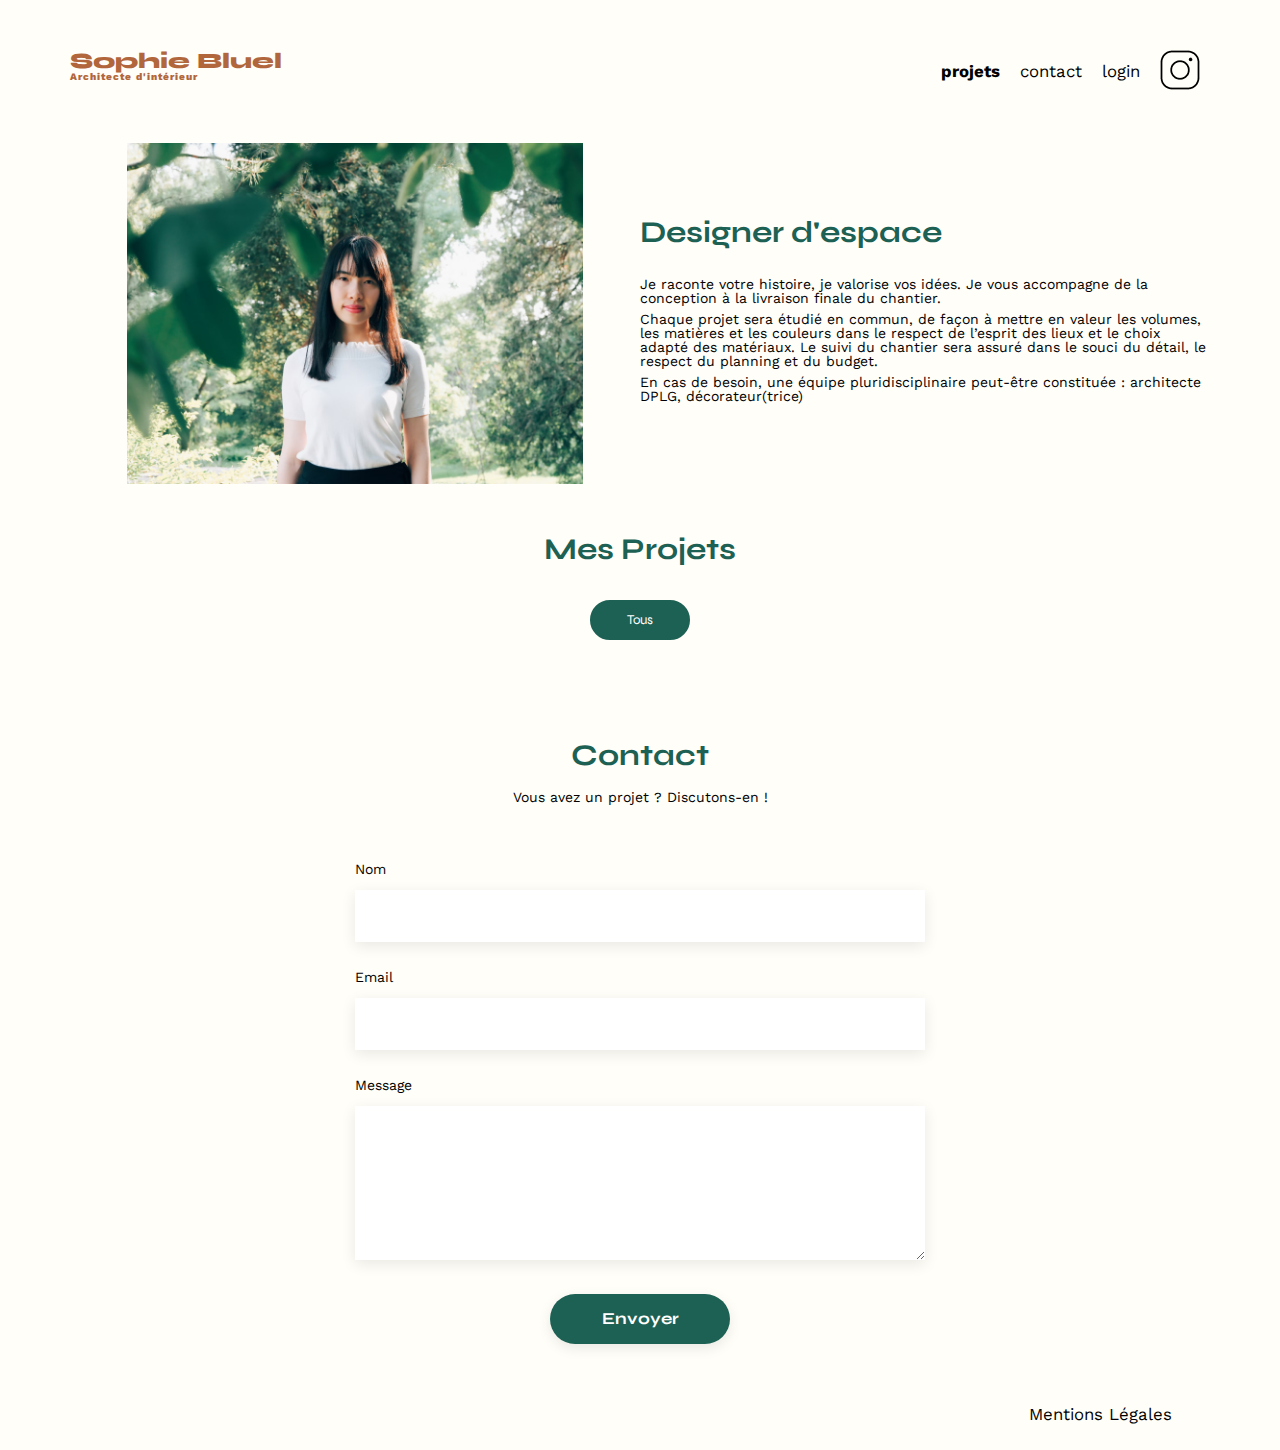
<file: FrontEnd/index.html>
<!DOCTYPE html>
<html lang="fr">
<head>
	<meta charset="UTF-8">
	<title>Sophie Bluel - Architecte d'intérieur</title>
	<meta name="viewport" content="width=device-width, initial-scale=1.0">
	<link rel="preconnect" href="https://fonts.googleapis.com">
	<link rel="preconnect" href="https://fonts.gstatic.com" crossorigin>
	<link href="https://fonts.googleapis.com/css2?family=Syne:wght@700;800&family=Work+Sans&display=swap" rel="stylesheet">
	<meta name="description" content="">
	<link
	rel="stylesheet"
	href="https://cdnjs.cloudflare.com/ajax/libs/font-awesome/6.2.1/css/all.min.css"
	integrity="sha512-MV7K8+y+gLIBoVD59lQIYicR65iaqukzvf/nwasF0nqhPay5w/9lJmVM2hMDcnK1OnMGCdVK+iQrJ7lzPJQd1w=="
	crossorigin="anonymous"
	referrerpolicy="no-referrer"
  />
	<link rel="stylesheet" href="./assets/style.css">
</head>
<body>
	<div id="editBanner" class="hidden">
		<i class="fa-solid fa-pen-to-square"></i>
		<span>Mode édition</span>
	</div>
<header>
	<h1>Sophie Bluel <span>Architecte d'intérieur</span></h1>
	<nav>
		<ul>
			<li id="currentPage">projets</li>
			<li>contact</li>
			<li><a href="login.html" id="logoutLink">login</a></li>
			<li><img src="./assets/icons/instagram.png" alt="Instagram"></li>
		</ul>
	</nav>
</header>
<main>
	<section id="introduction">
		<figure>
			<img src="./assets/images/sophie-bluel.png" alt="">
		</figure>
		<article>
			<h2>Designer d'espace</h2>
			<p>Je raconte votre histoire, je valorise vos idées. Je vous accompagne de la conception à la livraison finale du chantier.</p>
			<p>Chaque projet sera étudié en commun, de façon à mettre en valeur les volumes, les matières et les couleurs dans le respect de l’esprit des lieux et le choix adapté des matériaux. Le suivi du chantier sera assuré dans le souci du détail, le respect du planning et du budget.</p>
			<p>En cas de besoin, une équipe pluridisciplinaire peut-être constituée : architecte DPLG, décorateur(trice)</p>
		</article>
	</section>
	<section id="portfolio">
		<h2>Mes Projets</h2>
		<div id="adminModification" class="hidden">
			<i class="fa-solid fa-pen-to-square"></i>
			<a href=#modal1>modifier</a>
		</div>
		<aside id="modal1" class="modal hidden" role="dialog" aria-labelledby="titleModal">
			<div class="modal-wrapper">
				<a id="closeModal">x</a>
				<h2 id="titleModal">TESTING</h2>
				<div class="modalWorks">
				</div>
				<a id="addButton">Ajouter</a>
			</div>
		</aside>
		<div class="filtres">
		</div>
		<div class="gallery">
		</div>
	</section>
	<section id="contact">
		<h2>Contact</h2>
		<p>Vous avez un projet ? Discutons-en !</p>
		<form action="#" method="post">
			<label for="name">Nom</label>
			<input type="text" name="name" id="name">
			<label for="email">Email</label>
			<input type="email" name="email" id="email">
			<label for="message">Message</label>
			<textarea name="message" id="message" cols="30" rows="10"></textarea>
			<input type="submit" value="Envoyer">
		</form>
	</section>
</main>

<footer>
	<nav>
		<ul>
			<li>Mentions Légales</li>
		</ul>
	</nav>
</footer>
</body>
<script src="assets/javascript/index.js"></script>
<script src="assets/javascript/modal.js"></script>
</html>
</file>
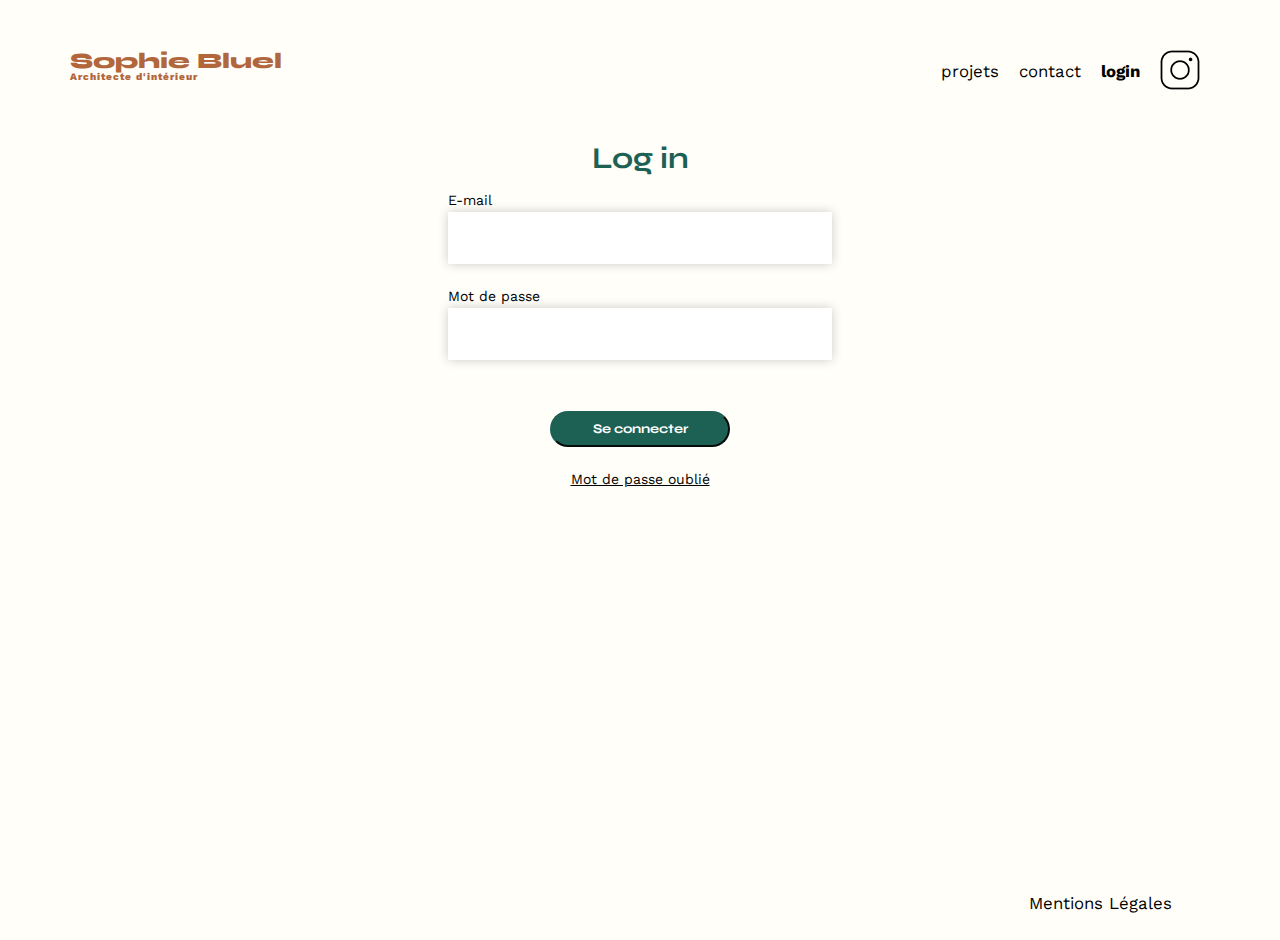
<file: FrontEnd/login.html>
<!DOCTYPE html>
<html lang="fr">
  <head>
    <meta charset="UTF-8" />
    <title>Sophie Bluel - Page de Login</title>
    <meta name="viewport" content="width=device-width, initial-scale=1.0" />
    <link rel="preconnect" href="https://fonts.googleapis.com" />
    <link rel="preconnect" href="https://fonts.gstatic.com" crossorigin />
    <link
      href="https://fonts.googleapis.com/css2?family=Syne:wght@700;800&family=Work+Sans&display=swap"
      rel="stylesheet"
    />
    <meta name="description" content="" />
    <link rel="stylesheet" href="./assets/style.css" />
  </head>
  <body>
    <header>
      <h1>Sophie Bluel <span>Architecte d'intérieur</span></h1>
      <nav>
        <ul>
          <li><a href="index.html">projets</a></li>
          <li>contact</li>
          <li id="currentPage">login</li>
          <li><img src="./assets/icons/instagram.png" alt="Instagram" /></li>
        </ul>
      </nav>
    </header>
    <main class="loginMain">
      <h2>Log in</h2>
      <form id="loginForm" class="formContainer">
        <div class="form-login">
          <label for="email">E-mail</label>
          <input
            class="inputlogin"
            type="email"
            name="email"
            id="email"
            required
          />
        </div>
        <div class="form-login">
          <label for="password">Mot de passe</label>
          <input
            class="inputlogin"
            type="password"
            name="password"
            id="password"
            required
          />
        </div>
        <div class="form-login">
          <input type="submit" value="Se connecter" />
        </div>
        <p id="errorMessage"></p>
        <p>Mot de passe oublié</p>
      </form>
    </main>
    <footer>
      <nav>
        <ul>
          <li>Mentions Légales</li>
        </ul>
      </nav>
    </footer>
    <script src="./assets/javascript/login.js"></script>
  </body>
</html>
</file>
<file: FrontEnd/assets/style.css>
/* http://meyerweb.com/eric/tools/css/reset/
   v2.0 | 20110126
   License: none (public domain)
*/

html,
body,
div,
span,
applet,
object,
iframe,
h1,
h2,
h3,
h4,
h5,
h6,
p,
blockquote,
pre,
a,
abbr,
acronym,
address,
big,
cite,
code,
del,
dfn,
em,
img,
ins,
kbd,
q,
s,
samp,
small,
strike,
strong,
sub,
sup,
tt,
var,
b,
u,
i,
center,
dl,
dt,
dd,
ol,
ul,
li,
fieldset,
form,
label,
legend,
table,
caption,
tbody,
tfoot,
thead,
tr,
th,
td,
article,
aside,
canvas,
details,
embed,
figure,
figcaption,
footer,
header,
hgroup,
menu,
nav,
output,
ruby,
section,
summary,
time,
mark,
audio,
video {
  margin: 0;
  padding: 0;
  border: 0;
  font-size: 100%;
  font: inherit;
  vertical-align: baseline;
}
/* HTML5 display-role reset for older browsers */
article,
aside,
details,
figcaption,
figure,
footer,
header,
hgroup,
menu,
nav,
section {
  display: block;
}
body {
  line-height: 1;
  background-color: #fffef8;
}
ol,
ul {
  list-style: none;
}
blockquote,
q {
  quotes: none;
}
blockquote:before,
blockquote:after,
q:before,
q:after {
  content: "";
  content: none;
}
table {
  border-collapse: collapse;
  border-spacing: 0;
}
/** end reset css**/
body {
  max-width: 1140px;
  margin: auto;
  font-family: "Work Sans";
  font-size: 14px;
}
header {
  display: flex;
  justify-content: space-between;
  margin: 50px 0;
}
section {
  margin: 50px 0;
}

h1 {
  display: flex;
  flex-direction: column;
  font-family: "Syne";
  font-size: 22px;
  font-weight: 800;
  color: #b1663c;
}

h1 > span {
  font-family: "Work Sans";
  font-size: 10px;
  letter-spacing: 0.1em;
}

h2 {
  font-family: "Syne";
  font-weight: 700;
  font-size: 30px;
  color: #1d6154;
}
nav ul {
  display: flex;
  align-items: center;
  list-style-type: none;
}
nav li {
  padding: 0 10px;
  font-size: 1.2em;
}

li:hover {
  color: #b1663c;
}

nav li a {
  color: inherit;
  text-decoration: none;
}

#introduction {
  display: flex;
  align-items: center;
}
#introduction figure {
  flex: 1;
}
#introduction img {
  display: block;
  margin: auto;
  width: 80%;
}

#introduction article {
  flex: 1;
}
#introduction h2 {
  margin-bottom: 1em;
}

#introduction p {
  margin-bottom: 0.5em;
}
#portfolio h2 {
  text-align: center;
  margin-bottom: 1em;
}
.gallery {
  width: 100%;
  display: grid;
  grid-template-columns: 1fr 1fr 1fr;
  grid-column-gap: 20px;
  grid-row-gap: 20px;
}

.gallery img {
  width: 100%;
}

.filtres {
  display: flex;
  justify-content: center;

  gap: 15px;
  margin-bottom: 50px;
  margin-top: 36px;
}

.category {
  background-color: white;

  border-color: #1d6154;
  border-radius: 25px;
  border-style: solid;

  color: #1d6154;
  font-family: "Syne";

  padding: 10px;
  min-width: 100px;

  cursor: pointer;
}

.category.active {
  background-color: #1d6154;
  color: white;
}

#contact {
  width: 50%;
  margin: auto;
}
#contact > * {
  text-align: center;
}
#contact h2 {
  margin-bottom: 20px;
}
#contact form {
  text-align: left;
  margin-top: 30px;
  display: flex;
  flex-direction: column;
}

#contact input {
  height: 50px;
  font-size: 1.2em;
  border: none;
  box-shadow: 0px 4px 14px rgba(0, 0, 0, 0.09);
}
#contact label {
  margin: 2em 0 1em 0;
}
#contact textarea {
  border: none;
  box-shadow: 0px 4px 14px rgba(0, 0, 0, 0.09);
}

input[type="submit"] {
  font-family: "Syne";
  font-weight: 700;
  color: white;
  background-color: #1d6154;
  margin: 2em auto;
  width: 180px;
  text-align: center;
  border-radius: 60px;
}

.loginMain {
  justify-self: center;
  height: 724px;
}

.loginMain h2 {
  justify-self: center;
  margin-bottom: 20px;
}

.form-login {
  display: flex;
  flex-direction: column;
  justify-self: center;
  align-items: center;

  margin-bottom: 25px;
}

.inputlogin {
  width: 380px;
  height: 50px;
  border-style: none;
  box-shadow: 0px 0px 10px 0px rgba(0, 0, 0, 0.2);
}

.form-login label {
  align-self: baseline;
  margin-bottom: 5px;
}

.form-login input[type="submit"] {
  font-family: "Syne";
  font-weight: 700;

  color: white;
  border-color: #1d6154;
  background-color: #1d6154;

  margin-bottom: 0;
  width: 180px;

  text-align: center;
  border-radius: 60px;

  height: 36px;
}

.loginMain p {
  justify-self: center;
  text-decoration: underline;
}

#errorMessage {
  text-decoration: none;
  color: red;
}

#currentPage {
  font-weight: 700;
}

#currentPage:hover {
  color: black;
}

#editBanner {
  background-color: black;
  color: white;
  text-align: center;
  padding: 10px;
  font-weight: bold;
  position: absolute;
  right: 0;
  top: 0;
  width: 100%;
  z-index: 1000;
}

.hidden {
  display: none !important;
}

#adminModification {
  size: 0px;

  display: flex;
  flex-direction: row;

  position: relative;
  justify-content: center;
  bottom: 50px;
  left: 175px;

  gap: 10px;

  color: black;
  text-decoration: none;
}

#adminModification a {
  color: black;
  text-decoration: none;
}

.modal {
  position: fixed;
  display: flex;
  align-items: center;
  justify-content: center;
  top: 0;
  left: 0;
  width: 100%;
  height: 100%;
  background: rgba(0, 0, 0, 0.8);
}

.modal-wrapper {
  position: relative;
  overflow: auto;
  width: 600px;
  height: 600px;
  padding: 20px;
  background-color: #fffef8;
}

.modal-wrapper h2 {
  margin-top: 30px;
}

#closeModal {
  position: absolute;

  top: 15px;
  right: 20px;

  font-weight: bold;
  font-size: 20px;
  text-decoration: none;

  color: black;
  cursor: pointer;
}

#addButton {
  margin: 50px;

  position: absolute;
  left: 240px;

  font-weight: bold;
  font-size: 20px;
  text-decoration: none;

  color: black;
  cursor: pointer;
}

.modalWorks {
  margin: 0;
  width: 100%;

  display: grid;
  grid-template-columns: repeat(5, 75px);
  grid-column-gap: 10px;
  grid-row-gap: 30px;

  justify-content: center;
}

.modalWorks img {
  width: 100%;
  height: auto;
  object-fit: cover;
}

.modalWorks figure {
  margin: 0;
  width: 75px;
  height: 75px;
  height: auto;
}

.figure-wrapper {
  position: relative;
}

.trash-icon {
  position: absolute;
  top: 5px;
  right: 5px;
  
  font-size: 12px;

  background-color: black;
  color: white;

  padding: 4px;
  border-radius: 5px;

  cursor: pointer;
}

footer nav ul {
  display: flex;
  justify-content: flex-end;
  margin: 2em;
}
</file>
